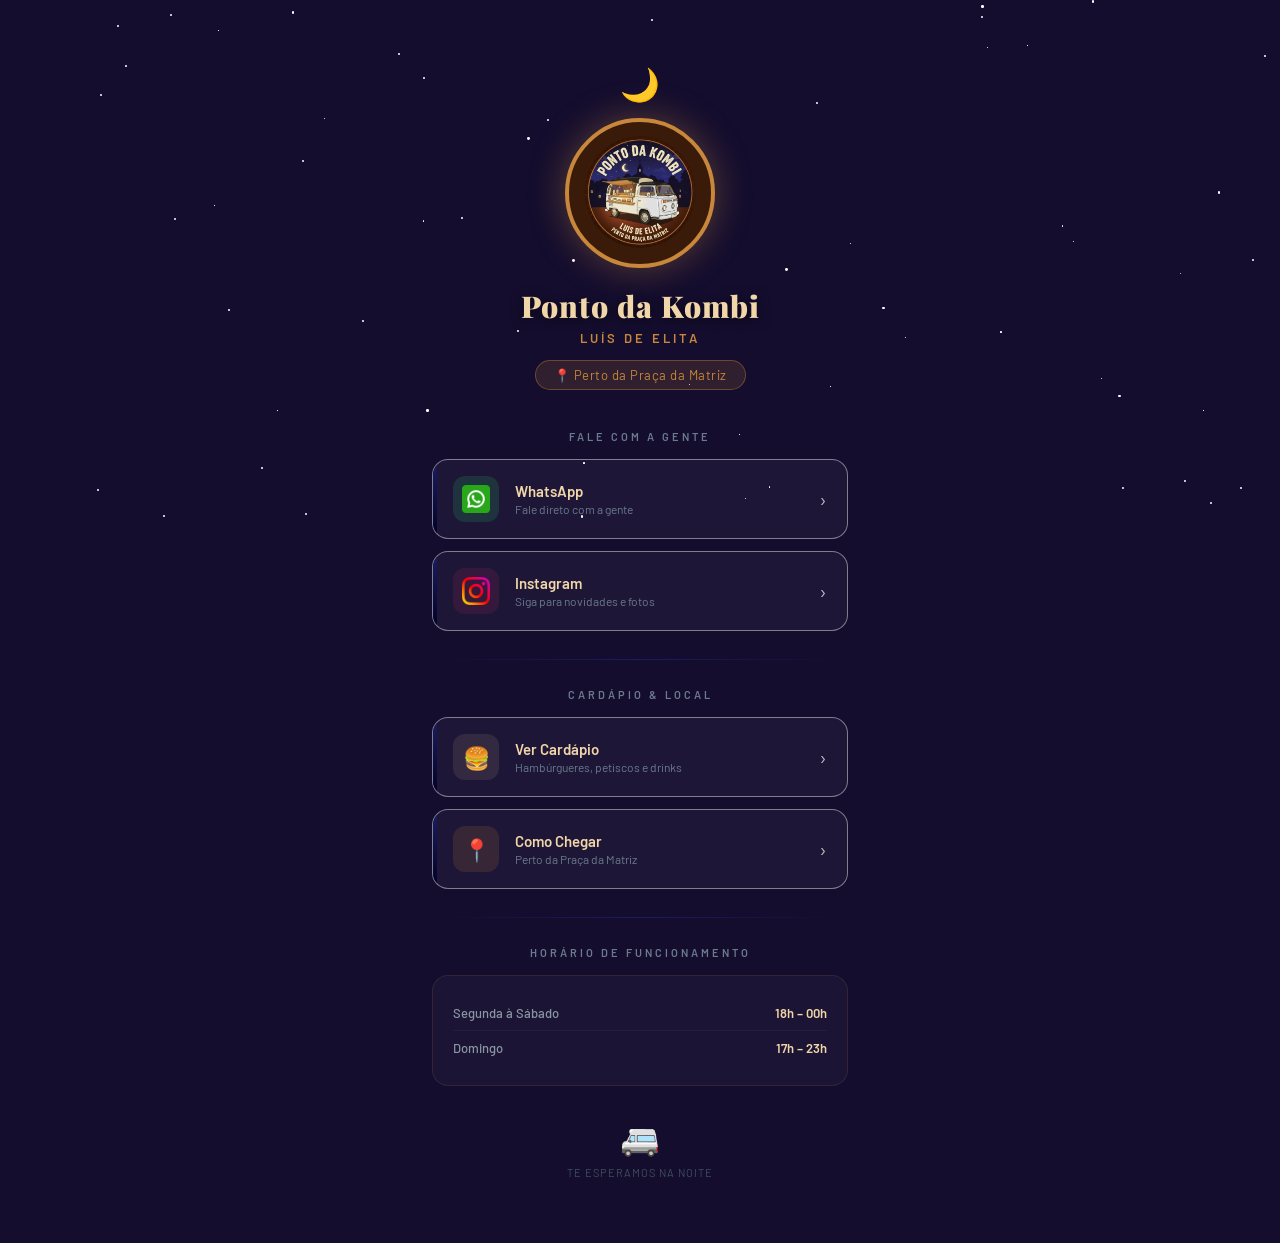
<file: index.html>
<!DOCTYPE html>
<html lang="pt-BR">
<head>
  <meta charset="UTF-8">
  <meta name="viewport" content="width=device-width, initial-scale=1.0">
  <title>Ponto da Kombi</title>
  <link rel="icon" type="image/png" href="favicon-32x32.png">
  <link rel="preconnect" href="https://fonts.googleapis.com">
  <link rel="preconnect" href="https://fonts.gstatic.com" crossorigin>
  <link href="https://fonts.googleapis.com/css2?family=Playfair+Display:wght@700;900&family=Barlow:wght@400;500;600&display=swap" rel="stylesheet">
  <link rel="stylesheet" href="style.css">
</head>
<body>

  <div class="stars" id="stars" aria-hidden="true"></div>

  <main class="page">

    <header class="header">
      <span class="moon" aria-hidden="true">🌙</span>

      <div class="logo-circle">
        <img src="./assets/pontodakombi.png" alt="Logo Ponto da Kombi">
      </div>

      <h1 class="logo-text">Ponto da Kombi</h1>
      <p class="logo-sub">Luís de Elita</p>
      <span class="address-badge">📍 Perto da Praça da Matriz</span>
    </header>

    <section class="links-section" aria-label="Contato">
      <p class="section-title">Fale com a gente</p>

      <!-- EDITE: coloque seu número (ex: 5585999999999) -->
      <a class="link-card" href="https://wa.me/5588996074611" target="_blank" rel="noopener">
        <div class="link-icon wpp" aria-hidden="true">
          <img src="./assets/zap.png" alt="WhatsApp" class="icon-img">
        </div>
        <div class="link-text">
          <p class="link-title">WhatsApp</p>
          <p class="link-desc">Fale direto com a gente</p>
        </div>
        <span class="link-arrow" aria-hidden="true">›</span>
      </a>

      <a class="link-card" href="https://instagram.com/pontodakombi" target="_blank" rel="noopener">
        <div class="link-icon ig" aria-hidden="true">
          <img src="./assets/insta.png" alt="Instagram" class="icon-img">
        </div>
        <div class="link-text">
          <p class="link-title">Instagram</p>
          <p class="link-desc">Siga para novidades e fotos</p>
        </div>
        <span class="link-arrow" aria-hidden="true">›</span>
      </a>
    </section>

    <div class="divider" aria-hidden="true"></div>

    <section class="links-section" aria-label="Cardápio e localização">
      <p class="section-title">Cardápio &amp; Local</p>

      <a class="link-card" href="./cardapio.html" target="_blank" rel="noopener">
        <div class="link-icon cardapio" aria-hidden="true">🍔</div>
        <div class="link-text">
          <p class="link-title">Ver Cardápio</p>
          <p class="link-desc">Hambúrgueres, petiscos e drinks</p>
        </div>
        <span class="link-arrow" aria-hidden="true">›</span>
      </a>

      <a class="link-card" href="https://maps.app.goo.gl/9T6DHvcGpZJ5KvBR7" target="_blank" rel="noopener">
        <div class="link-icon map" aria-hidden="true">📍</div>
        <div class="link-text">
          <p class="link-title">Como Chegar</p>
          <p class="link-desc">Perto da Praça da Matriz</p>
        </div>
        <span class="link-arrow" aria-hidden="true">›</span>
      </a>
    </section>

    <div class="divider" aria-hidden="true"></div>

    <section class="hours-wrapper" aria-label="Horário de funcionamento">
      <p class="section-title">Horário de Funcionamento</p>

      <div class="hours-card">
        <div class="hours-row">
          <span class="hours-day">Segunda à Sábado</span>
          <span class="hours-time">18h – 00h</span>
        </div>
        <div class="hours-row">
          <span class="hours-day">Domingo</span>
          <span class="hours-time">17h – 23h</span>
        </div>
      </div>
    </section>

    <footer class="footer">
      <span class="kombi-emoji" aria-hidden="true">🚐</span>
      TE ESPERAMOS NA NOITE
    </footer>

  </main>

  <script>
    const container = document.getElementById('stars');
    for (let i = 0; i < 60; i++) {
      const star = document.createElement('div');
      star.className = 'star';
      const size = Math.random() * 2.5 + 0.5;
      star.style.cssText = `
        width:${size}px;
        height:${size}px;
        top:${Math.random() * 60}%;
        left:${Math.random() * 100}%;
        animation-delay:${(Math.random() * 3).toFixed(2)}s;
        animation-duration:${(2 + Math.random() * 3).toFixed(2)}s;
      `;
      container.appendChild(star);
    }
  </script>

</body>
</html>
</file>
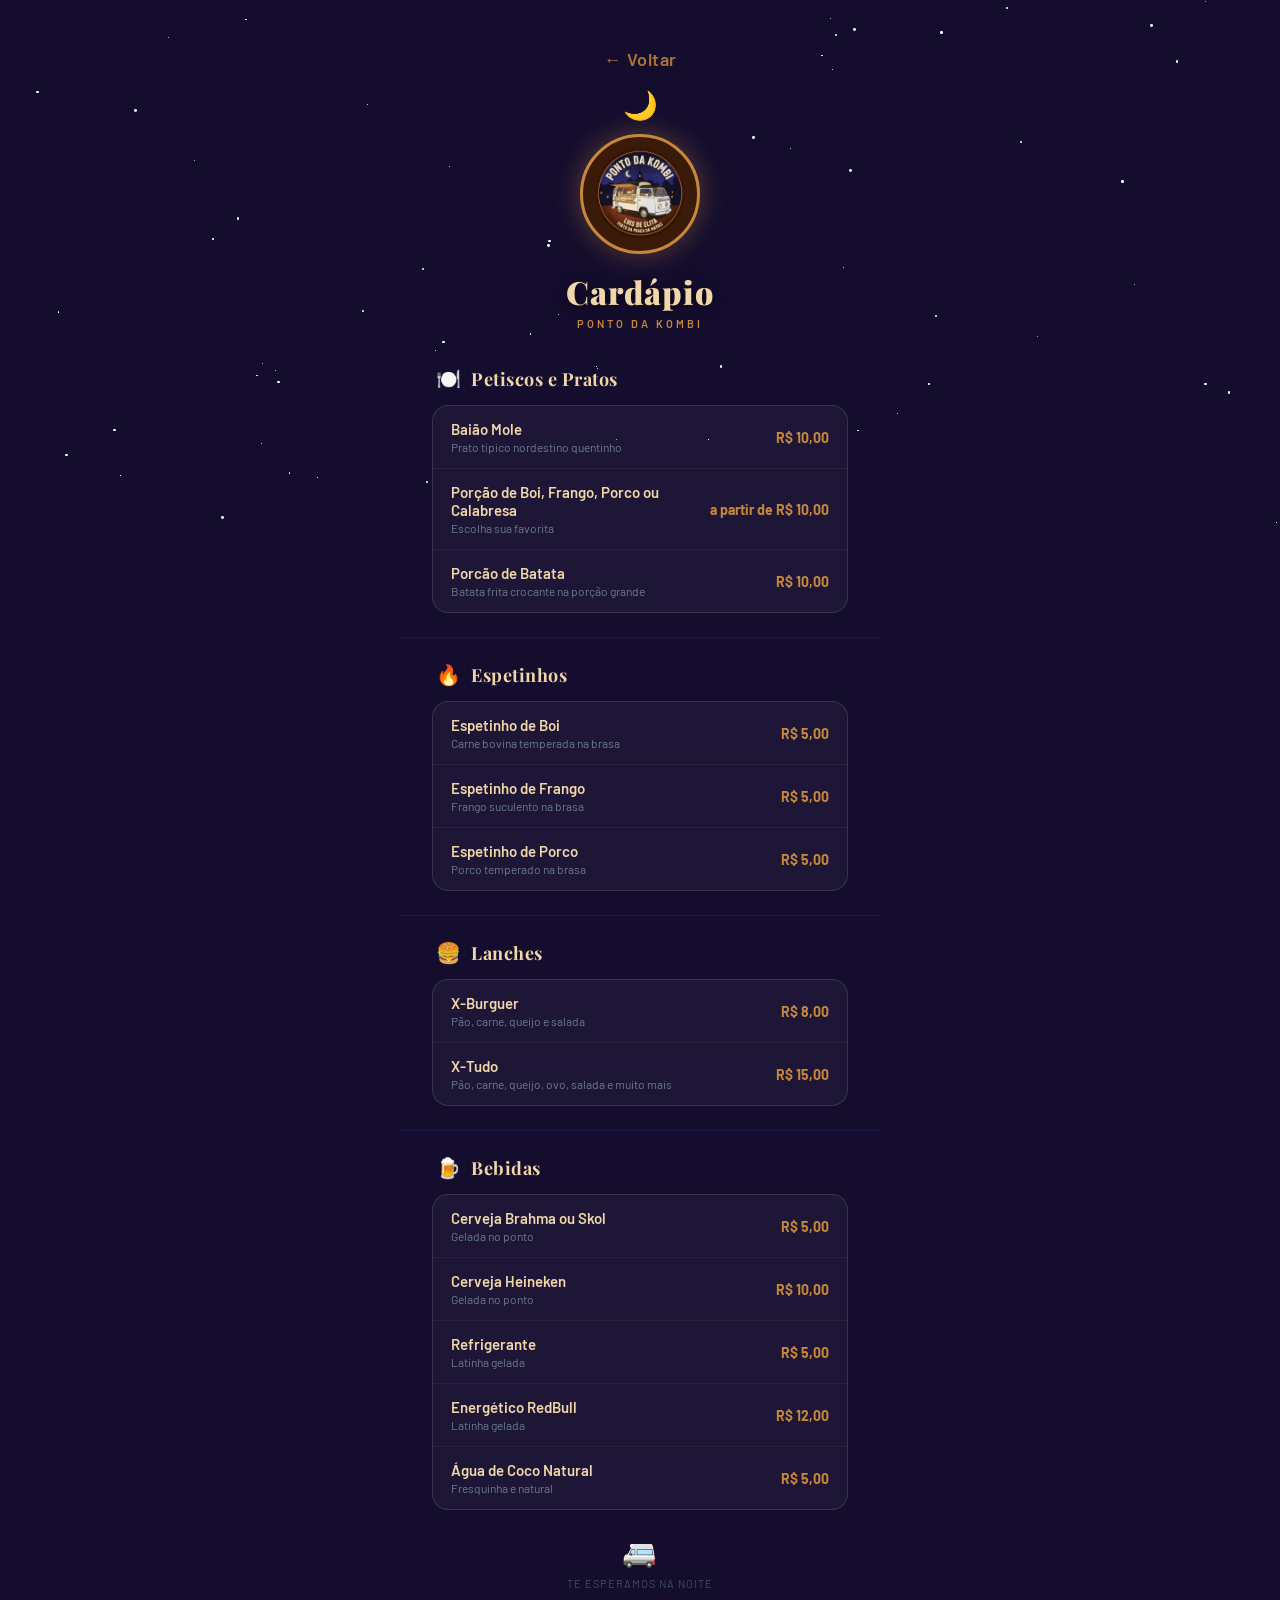
<file: cardapio.html>
<!DOCTYPE html>
<html lang="pt-BR">
<head>
  <meta charset="UTF-8">
  <meta name="viewport" content="width=device-width, initial-scale=1.0">
  <title>Cardápio - Ponto da Kombi</title>
    <link rel="icon" type="image/png" href="favicon-32x32.png">
  <link rel="preconnect" href="https://fonts.googleapis.com">
  <link rel="preconnect" href="https://fonts.gstatic.com" crossorigin>
  <link href="https://fonts.googleapis.com/css2?family=Playfair+Display:wght@700;900&family=Barlow:wght@400;500;600&display=swap" rel="stylesheet">
  <link rel="stylesheet" href="cardapio.css">
</head>
<body>

  <div class="stars" id="stars" aria-hidden="true"></div>

  <main class="page">

    <header class="header">
      <a class="back-btn" href="index.html">← Voltar</a>
      <span class="moon" aria-hidden="true">🌙</span>
      <div class="logo-circle">
        <img src="./assets/pontodakombi.png" alt="Logo Ponto da Kombi">
      </div>
      <h1 class="logo-text">Cardápio</h1>
      <p class="logo-sub">Ponto da Kombi</p>
    </header>

    <section class="menu-section" aria-label="Petiscos e Pratos">
      <div class="section-header">
        <span class="section-icon">🍽️</span>
        <h2 class="section-title">Petiscos e Pratos</h2>
      </div>

      <div class="menu-card">
        <div class="menu-item">
          <div class="item-info">
            <p class="item-name">Baião Mole</p>
            <p class="item-desc">Prato típico nordestino quentinho</p>
          </div>
          <span class="item-price">R$ 10,00</span>
        </div>

        <div class="menu-item">
          <div class="item-info">
            <p class="item-name">Porção de Boi, Frango, Porco ou Calabresa</p>
            <p class="item-desc">Escolha sua favorita</p>
          </div>
          <span class="item-price">a partir de R$ 10,00</span>
        </div>

        <div class="menu-item">
          <div class="item-info">
            <p class="item-name">Porcão de Batata</p>
            <p class="item-desc">Batata frita crocante na porção grande</p>
          </div>
          <span class="item-price">R$ 10,00</span>
        </div>
      </div>
    </section>

    <section class="menu-section" aria-label="Espetinhos">
      <div class="section-header">
        <span class="section-icon">🔥</span>
        <h2 class="section-title">Espetinhos</h2>
      </div>

      <div class="menu-card">
        <div class="menu-item">
          <div class="item-info">
            <p class="item-name">Espetinho de Boi</p>
            <p class="item-desc">Carne bovina temperada na brasa</p>
          </div>
          <span class="item-price">R$ 5,00</span>
        </div>

        <div class="menu-item">
          <div class="item-info">
            <p class="item-name">Espetinho de Frango</p>
            <p class="item-desc">Frango suculento na brasa</p>
          </div>
          <span class="item-price">R$ 5,00</span>
        </div>

        <div class="menu-item">
          <div class="item-info">
            <p class="item-name">Espetinho de Porco</p>
            <p class="item-desc">Porco temperado na brasa</p>
          </div>
          <span class="item-price">R$ 5,00</span>
        </div>
      </div>
    </section>

    <section class="menu-section" aria-label="Lanches">
      <div class="section-header">
        <span class="section-icon">🍔</span>
        <h2 class="section-title">Lanches</h2>
      </div>

      <div class="menu-card">
        <div class="menu-item">
          <div class="item-info">
            <p class="item-name">X-Burguer</p>
            <p class="item-desc">Pão, carne, queijo e salada</p>
          </div>
          <span class="item-price">R$ 8,00</span>
        </div>

        <div class="menu-item">
          <div class="item-info">
            <p class="item-name">X-Tudo</p>
            <p class="item-desc">Pão, carne, queijo, ovo, salada e muito mais</p>
          </div>
          <span class="item-price">R$ 15,00</span>
        </div>
      </div>
    </section>

    <section class="menu-section" aria-label="Bebidas">
      <div class="section-header">
        <span class="section-icon">🍺</span>
        <h2 class="section-title">Bebidas</h2>
      </div>

      <div class="menu-card">
        <div class="menu-item">
          <div class="item-info">
            <p class="item-name">Cerveja Brahma ou Skol</p>
            <p class="item-desc">Gelada no ponto</p>
          </div>
          <span class="item-price">R$ 5,00</span>
        </div>

        <div class="menu-item">
          <div class="item-info">
            <p class="item-name">Cerveja Heineken</p>
            <p class="item-desc">Gelada no ponto</p>
          </div>
          <span class="item-price">R$ 10,00</span>
        </div>

        <div class="menu-item">
          <div class="item-info">
            <p class="item-name">Refrigerante</p>
            <p class="item-desc">Latinha gelada</p>
          </div>
          <span class="item-price">R$ 5,00</span>
        </div>

        <div class="menu-item">
          <div class="item-info">
            <p class="item-name">Energético RedBull</p>
            <p class="item-desc">Latinha gelada</p>
          </div>
          <span class="item-price">R$ 12,00</span>
        </div>

        <div class="menu-item">
          <div class="item-info">
            <p class="item-name">Água de Coco Natural</p>
            <p class="item-desc">Fresquinha e natural</p>
          </div>
          <span class="item-price">R$ 5,00</span>
        </div>
      </div>
    </section>

    <footer class="footer">
      <span class="kombi-emoji" aria-hidden="true">🚐</span>
      TE ESPERAMOS NA NOITE
    </footer>

  </main>

  <script>
    const container = document.getElementById('stars');
    for (let i = 0; i < 60; i++) {
      const star = document.createElement('div');
      star.className = 'star';
      const size = Math.random() * 2.5 + 0.5;
      star.style.cssText = `
        width:${size}px;
        height:${size}px;
        top:${Math.random() * 60}%;
        left:${Math.random() * 100}%;
        animation-delay:${(Math.random() * 3).toFixed(2)}s;
        animation-duration:${(2 + Math.random() * 3).toFixed(2)}s;
      `;
      container.appendChild(star);
    }
  </script>

</body>
</html>
</file>
<file: style.css>
* {
  margin: 0;
  padding: 0;
  box-sizing: border-box;
}
 
body {
  background: #140d2e;
  font-family: 'Barlow', sans-serif;
  min-height: 100vh;
  overflow-x: hidden;
}
 
.stars {
  position: fixed;
  top: 0; left: 0;
  width: 100%; height: 100%;
  pointer-events: none;
  z-index: 0;
}
 
.star {
  position: absolute;
  background: #ffffff;
  border-radius: 50%;
  animation: twinkle 3s infinite alternate;
}
 
@keyframes twinkle {
  from { opacity: 0.2; transform: scale(1); }
  to   { opacity: 0.9; transform: scale(1.4); }
}
 
.page {
  position: relative;
  z-index: 1;
  width: 100%;
  max-width: 480px;
  margin: 0 auto;
  padding: 0 0 48px;
}
 
.header {
  text-align: center;
  padding: 48px 24px 32px;
}
 
.moon {
  font-size: 32px;
  margin-bottom: 14px;
  display: block;
  animation: float 4s ease-in-out infinite;
}
 
@keyframes float {
  0%, 100% { transform: translateY(0); }
  50%       { transform: translateY(-8px); }
}
 
.logo-circle {
  width: 130px;
  height: 130px;
  border-radius: 50%;
  background: #3a1a08;
  border: 4px solid #c8873a;
  margin: 0 auto 20px;
  display: flex;
  align-items: center;
  justify-content: center;
  overflow: hidden;
  box-shadow: 0 0 36px rgba(200, 135, 58, 0.4);
}
 
.logo-circle img {
  width: 100%;
  height: 100%;
  object-fit: cover;
  border-radius: 50%;
}
 
.logo-text {
  font-family: 'Playfair Display', serif;
  font-size: clamp(22px, 6vw, 30px);
  font-weight: 900;
  color: #f0d6a8;
  letter-spacing: 1px;
  line-height: 1.2;
  text-shadow: 0 2px 12px rgba(0, 0, 0, 0.6);
}
 
.logo-sub {
  font-size: clamp(11px, 3vw, 13px);
  color: #c8873a;
  letter-spacing: 3px;
  text-transform: uppercase;
  margin-top: 6px;
  font-weight: 600;
}
 
.address-badge {
  display: inline-flex;
  align-items: center;
  gap: 6px;
  background: rgba(200, 135, 58, 0.15);
  border: 1px solid rgba(200, 135, 58, 0.4);
  border-radius: 100px;
  padding: 6px 18px;
  margin-top: 14px;
  font-size: clamp(11px, 3vw, 13px);
  color: #c8873a;
  letter-spacing: 0.5px;
}
 
.section-title {
  font-size: 11px;
  letter-spacing: 3px;
  text-transform: uppercase;
  color: #6b7a8d;
  text-align: center;
  margin: 0 0 16px;
  font-weight: 600;
}
 
.links-section {
  padding: 0 20px;
}
 
.link-card {
  display: flex;
  align-items: center;
  gap: 16px;
  background: rgba(255, 255, 255, 0.04);
  border: 1px solid rgba(255, 255, 255, 0.44);
  border-radius: 16px;
  padding: 16px 20px;
  margin-bottom: 12px;
  text-decoration: none;
  cursor: pointer;
  transition: background 0.25s ease, border-color 0.25s ease, transform 0.25s ease;
  position: relative;
  overflow: hidden;
}
 
.link-card::before {
  content: '';
  position: absolute;
  left: 0; top: 0;
  width: 4px;
  height: 100%;
  border-radius: 16px 0 0 16px;
  background: linear-gradient(180deg, #1a1e62, #010029);
}
 
.link-card:hover,
.link-card:focus-visible {
  background: rgba(2, 0, 68, 0.508);
  border-color: rgba(255, 255, 255, 0.5);
  transform: translateX(4px);
  outline: none;
}
 
.link-icon {
  width: 46px;
  height: 46px;
  border-radius: 12px;
  display: flex;
  align-items: center;
  justify-content: center;
  font-size: 22px;
  flex-shrink: 0;
}
 
.link-icon.wpp      { background: rgba(37, 211, 102, 0.15); }
.link-icon.ig       { background: rgba(225, 48, 108, 0.12); }
.link-icon.cardapio { background: rgba(240, 214, 168, 0.10); }
.link-icon.map      { background: rgba(200, 135, 58, 0.15); }
 
.icon-img {
  width: 28px;
  height: 28px;
  object-fit: contain;
  display: block;
}
 
.link-text { flex: 1; min-width: 0; }
 
.link-title {
  font-size: clamp(13px, 4vw, 15px);
  font-weight: 600;
  color: #f0d6a8;
  margin-bottom: 2px;
  white-space: nowrap;
  overflow: hidden;
  text-overflow: ellipsis;
}
 
.link-desc {
  font-size: clamp(11px, 3vw, 12px);
  color: #6b7a8d;
  white-space: nowrap;
  overflow: hidden;
  text-overflow: ellipsis;
}
 
.link-arrow {
  color: #ffffff;
  font-size: 20px;
  opacity: 0.7;
  flex-shrink: 0;
}
 
.hours-wrapper {
  padding: 0 20px 24px;
}
 
.open-now {
  display: inline-flex;
  align-items: center;
  gap: 6px;
  background: rgba(37, 211, 102, 0.12);
  border: 1px solid rgba(37, 211, 102, 0.25);
  border-radius: 100px;
  padding: 4px 14px;
  font-size: 11px;
  color: #25d366;
  font-weight: 600;
  margin-bottom: 14px;
  letter-spacing: 0.5px;
}
 
.dot {
  width: 7px;
  height: 7px;
  background: #25d366;
  border-radius: 50%;
  animation: pulse 1.5s infinite;
}
 
@keyframes pulse {
  0%, 100% { opacity: 1; }
  50%       { opacity: 0.3; }
}
 
.hours-card {
  background: rgba(255, 255, 255, 0.03);
  border: 1px solid rgba(200, 135, 58, 0.15);
  border-radius: 16px;
  padding: 20px;
}
 
.hours-row {
  display: flex;
  justify-content: space-between;
  align-items: center;
  padding: 9px 0;
  border-bottom: 1px solid rgba(255, 255, 255, 0.04);
}
 
.hours-row:last-child {
  border-bottom: none;
}
 
.hours-day {
  font-size: clamp(12px, 3.5vw, 13px);
  color: #8a96a3;
  font-weight: 500;
}
 
.hours-time {
  font-size: clamp(12px, 3.5vw, 13px);
  color: #f0d6a8;
  font-weight: 600;
}
 
.hours-time.closed {
  color: #4a5568;
  font-weight: 400;
}
 
.divider {
  height: 1px;
  background: linear-gradient(90deg, transparent, #1a1e62, transparent);
  margin: 24px 20px;
}
 
.footer {
  text-align: center;
  padding: 0 24px;
  font-size: 11px;
  color: #3d4d5e;
  letter-spacing: 1px;
}
 
.kombi-emoji {
  font-size: 32px;
  display: block;
  margin-bottom: 8px;
  animation: drift 6s ease-in-out infinite;
}
 
@keyframes drift {
  0%, 100% { transform: translateX(0); }
  50%       { transform: translateX(10px); }
}
 
@media (max-width: 360px) {
  .logo-circle { width: 110px; height: 110px; }
  .links-section { padding: 0 14px; }
  .hours-wrapper { padding: 0 14px 24px; }
  .link-card { padding: 14px 14px; gap: 12px; }
  .link-icon { width: 40px; height: 40px; font-size: 19px; }
  .icon-img { width: 24px; height: 24px; }
  .header { padding: 36px 16px 24px; }
}
 
@media (min-width: 600px) {
  .page { padding: 0 0 64px; }
  .header { padding: 64px 32px 40px; }
  .logo-circle { width: 150px; height: 150px; }
  .links-section { padding: 0 32px; }
  .hours-wrapper { padding: 0 32px 32px; }
  .divider { margin: 28px 32px; }
}
</file>
<file: cardapio.css>
* {
  margin: 0;
  padding: 0;
  box-sizing: border-box;
}

body {
  background: #140d2e;
  font-family: 'Barlow', sans-serif;
  min-height: 100vh;
  overflow-x: hidden;
}

.stars {
  position: fixed;
  top: 0; left: 0;
  width: 100%; height: 100%;
  pointer-events: none;
  z-index: 0;
}

.star {
  position: absolute;
  background: #fff;
  border-radius: 50%;
  animation: twinkle 3s infinite alternate;
}

@keyframes twinkle {
  from { opacity: 0.2; transform: scale(1); }
  to   { opacity: 0.9; transform: scale(1.4); }
}

.page {
  position: relative;
  z-index: 1;
  width: 100%;
  max-width: 480px;
  margin: 0 auto;
  padding: 0 0 56px;
}

.header {
  text-align: center;
  padding: 32px 24px 28px;
  position: relative;
}

.back-btn {
  display: inline-block;
  color: #c8873a;
  font-size: 18px;
  font-weight: 600;
  text-decoration: none;
  letter-spacing: 0.5px;
  margin-bottom: 16px;
  opacity: 0.85;
  transition: opacity 0.2s;
}

.back-btn:hover { opacity: 1; }

.moon {
  font-size: 28px;
  margin-bottom: 12px;
  display: block;
  animation: float 4s ease-in-out infinite;
}

@keyframes float {
  0%, 100% { transform: translateY(0); }
  50%       { transform: translateY(-8px); }
}

.logo-circle {
  width: 100px;
  height: 100px;
  border-radius: 50%;
  background: #3a1a08;
  border: 3px solid #c8873a;
  margin: 0 auto 16px;
  display: flex;
  align-items: center;
  justify-content: center;
  overflow: hidden;
  box-shadow: 0 0 28px rgba(200, 135, 58, 0.4);
}

.logo-circle img {
  width: 100%;
  height: 100%;
  object-fit: cover;
  border-radius: 50%;
}

.logo-text {
  font-family: 'Playfair Display', serif;
  font-size: clamp(24px, 7vw, 32px);
  font-weight: 900;
  color: #f0d6a8;
  letter-spacing: 1px;
  text-shadow: 0 2px 12px rgba(0,0,0,0.6);
}

.logo-sub {
  font-size: 11px;
  color: #c8873a;
  letter-spacing: 3px;
  text-transform: uppercase;
  margin-top: 4px;
  font-weight: 600;
}

.menu-section {
  padding: 0 20px;
  margin-bottom: 24px;
}

.section-header {
  display: flex;
  align-items: center;
  gap: 10px;
  margin-bottom: 14px;
  padding-left: 4px;
}

.section-icon {
  font-size: 20px;
}

.section-title {
  font-family: 'Playfair Display', serif;
  font-size: clamp(15px, 4.5vw, 18px);
  font-weight: 700;
  color: #f0d6a8;
  letter-spacing: 0.5px;
}

.menu-card {
  background: rgba(255, 255, 255, 0.04);
  border: 1px solid rgba(255, 255, 255, 0.12);
  border-radius: 16px;
  overflow: hidden;

}

.menu-item {
  display: flex;
  align-items: center;
  justify-content: space-between;
  gap: 12px;
  padding: 14px 18px;
  border-bottom: 1px solid rgba(255, 255, 255, 0.05);
  transition: background 0.2s;
}

.menu-item:last-child {
  border-bottom: none;
}

.menu-item:hover {
  background: rgba(2, 0, 68, 0.508);
}

.item-info {
  flex: 1;
  min-width: 0;
}

.item-name {
  font-size: clamp(13px, 3.8vw, 15px);
  font-weight: 600;
  color: #f0d6a8;
  margin-bottom: 2px;
}

.item-desc {
  font-size: clamp(10px, 2.8vw, 12px);
  color: #6b7a8d;
}

.item-price {
  font-size: clamp(12px, 3.5vw, 14px);
  font-weight: 700;
  color: #c8873a;
  white-space: nowrap;
  flex-shrink: 0;
}

.menu-section + .menu-section {
  border-top: 1px solid rgba(26, 30, 98, 0.6);
  padding-top: 24px;
}

.footer {
  text-align: center;
  padding: 0 24px;
  font-size: 11px;
  color: #3d4d5e;
  letter-spacing: 1px;
}

.kombi-emoji {
  font-size: 28px;
  display: block;
  margin-bottom: 8px;
  animation: drift 6s ease-in-out infinite;
}

@keyframes drift {
  0%, 100% { transform: translateX(0); }
  50%       { transform: translateX(10px); }
}

@media (max-width: 360px) {
  .logo-circle { width: 85px; height: 85px; }
  .menu-section { padding: 0 14px; }
  .menu-item { padding: 12px 14px; }
  .header { padding: 24px 16px 20px; }
}

@media (min-width: 600px) {
  .page { padding: 0 0 72px; }
  .header { padding: 48px 32px 36px; }
  .logo-circle { width: 120px; height: 120px; }
  .menu-section { padding: 0 32px; }
}
</file>
